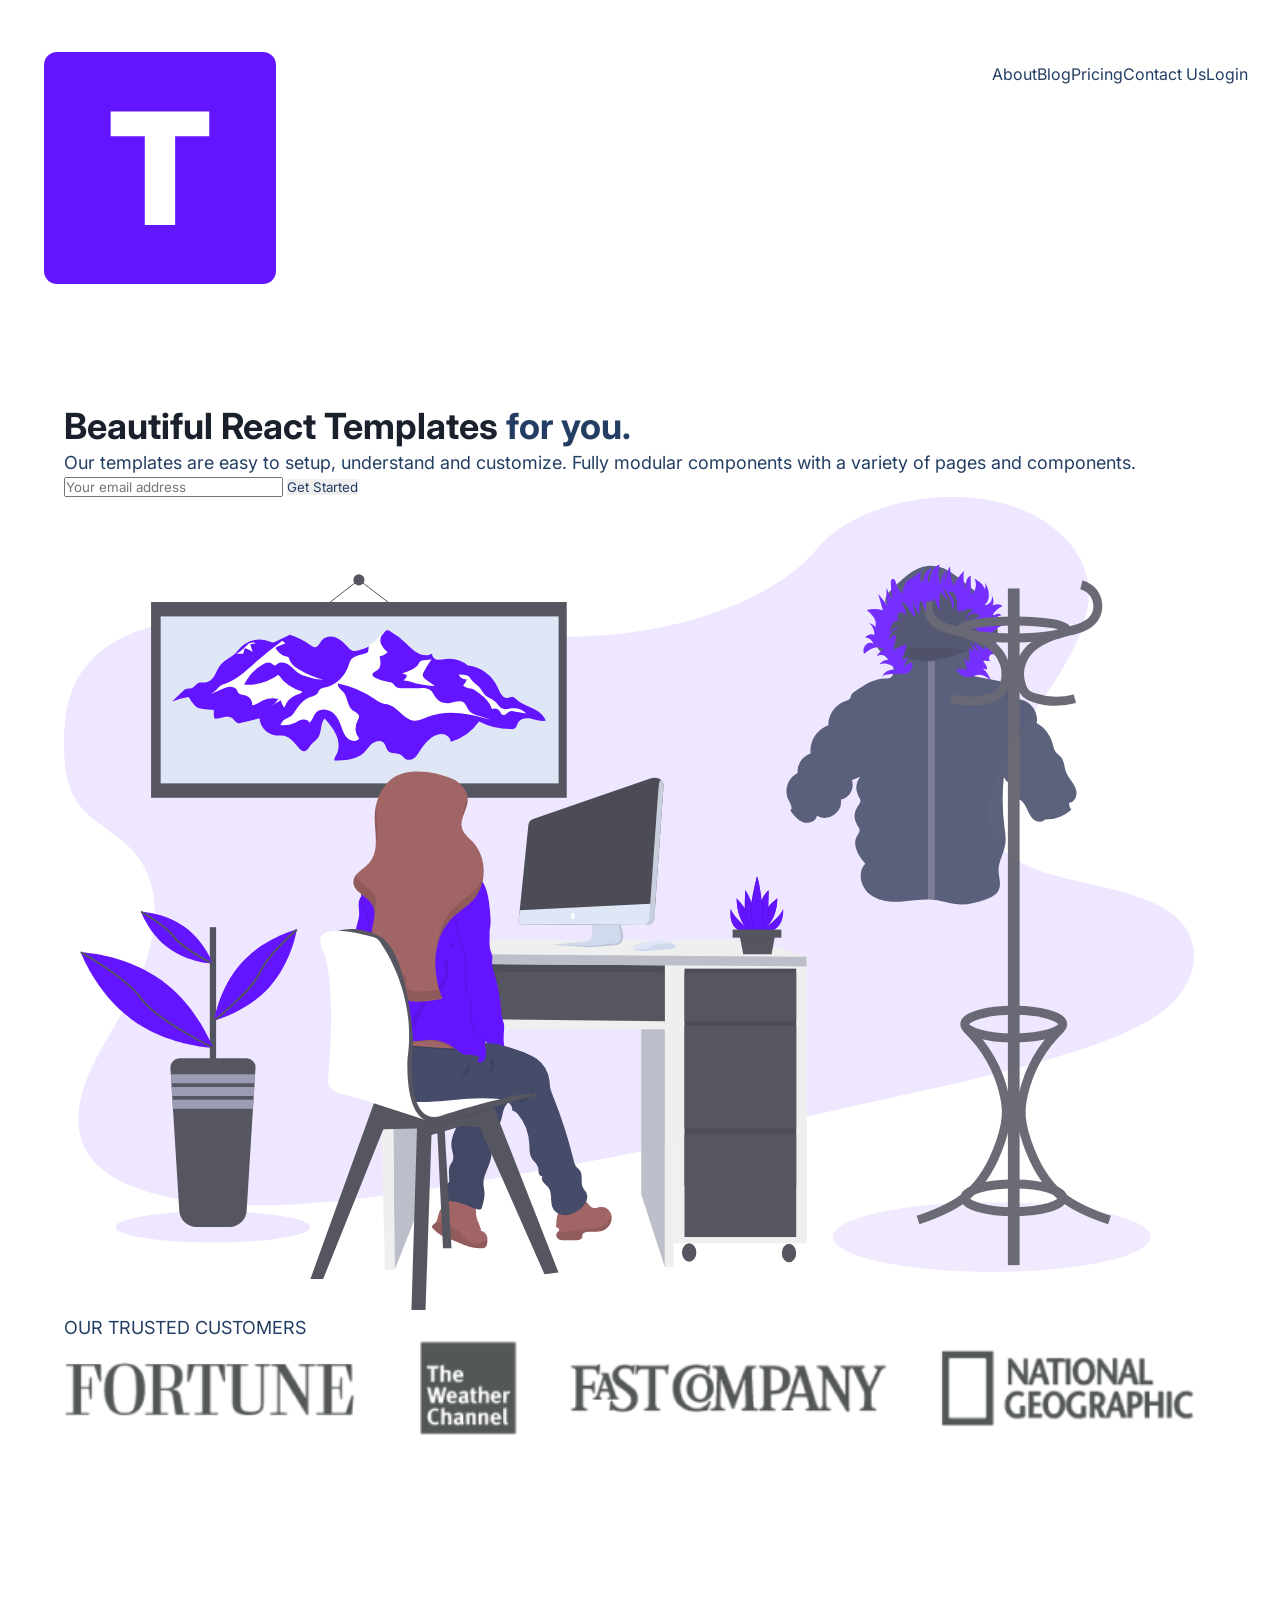
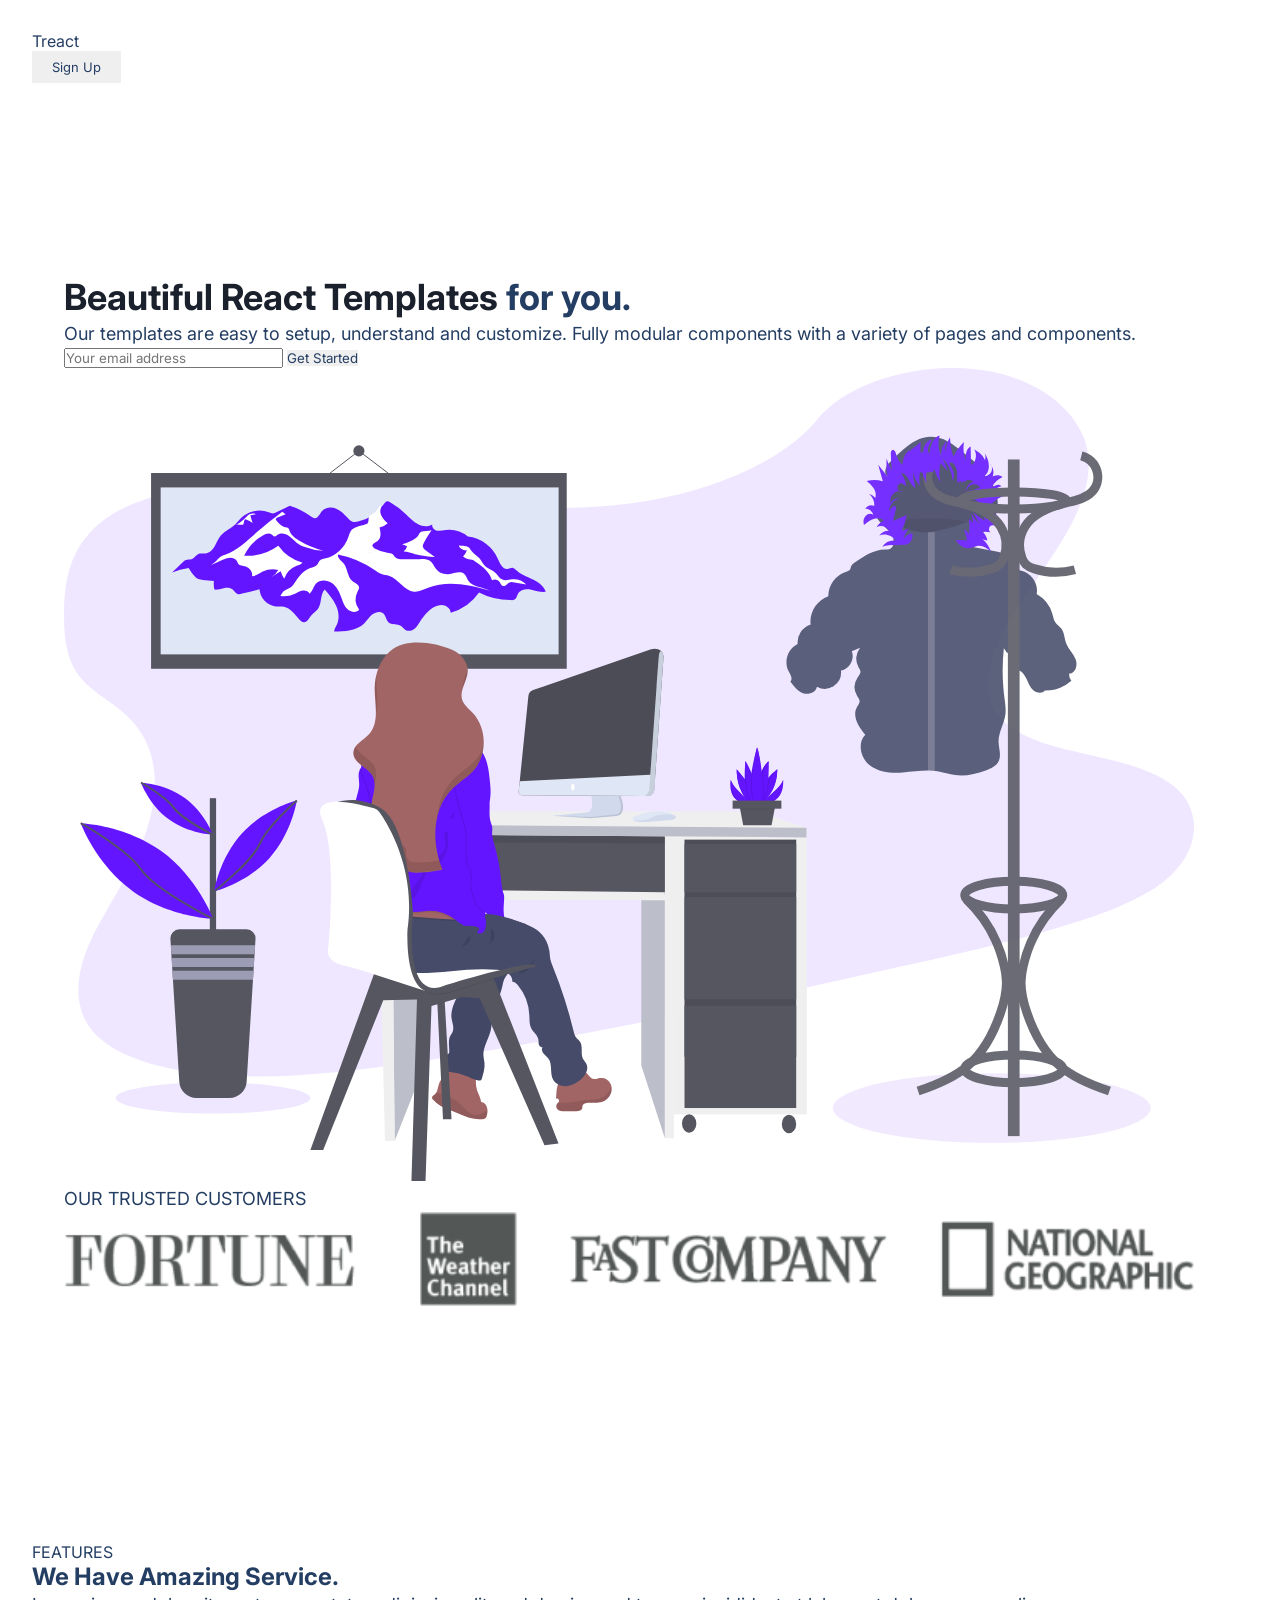
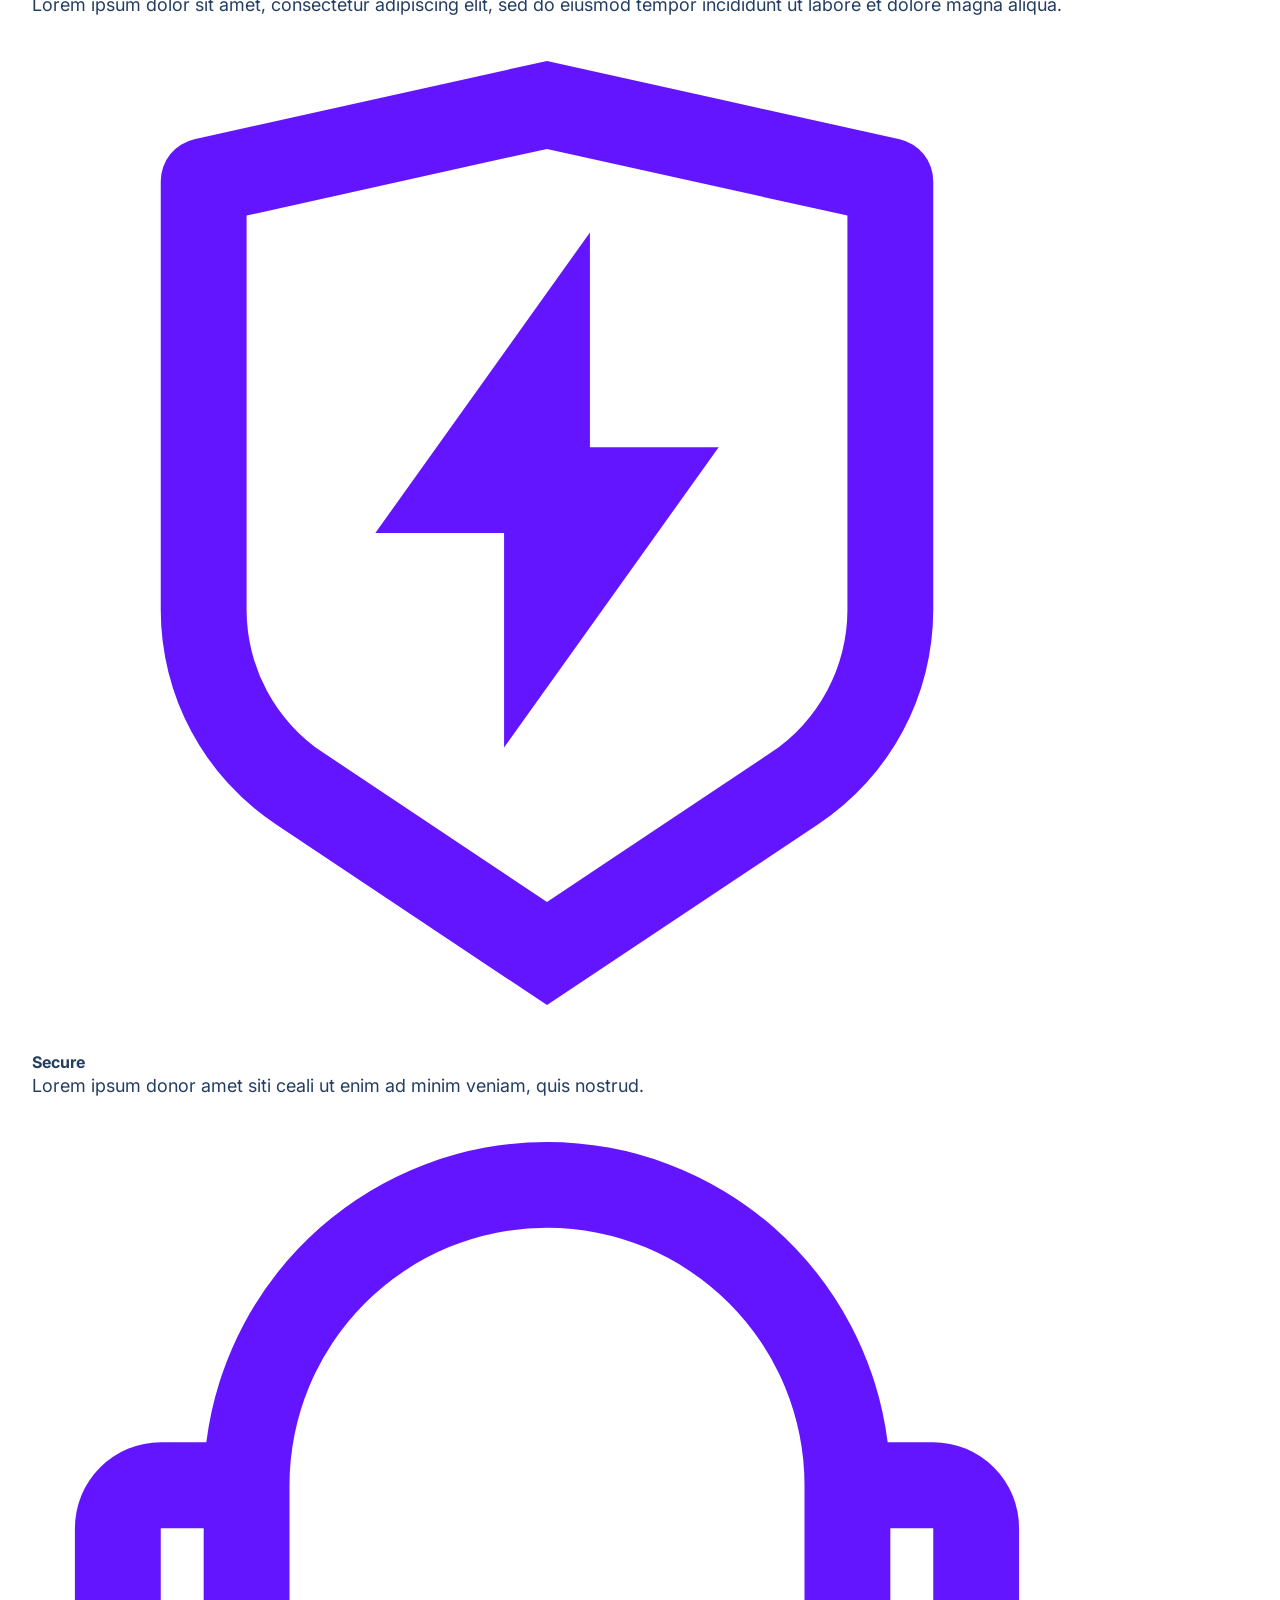
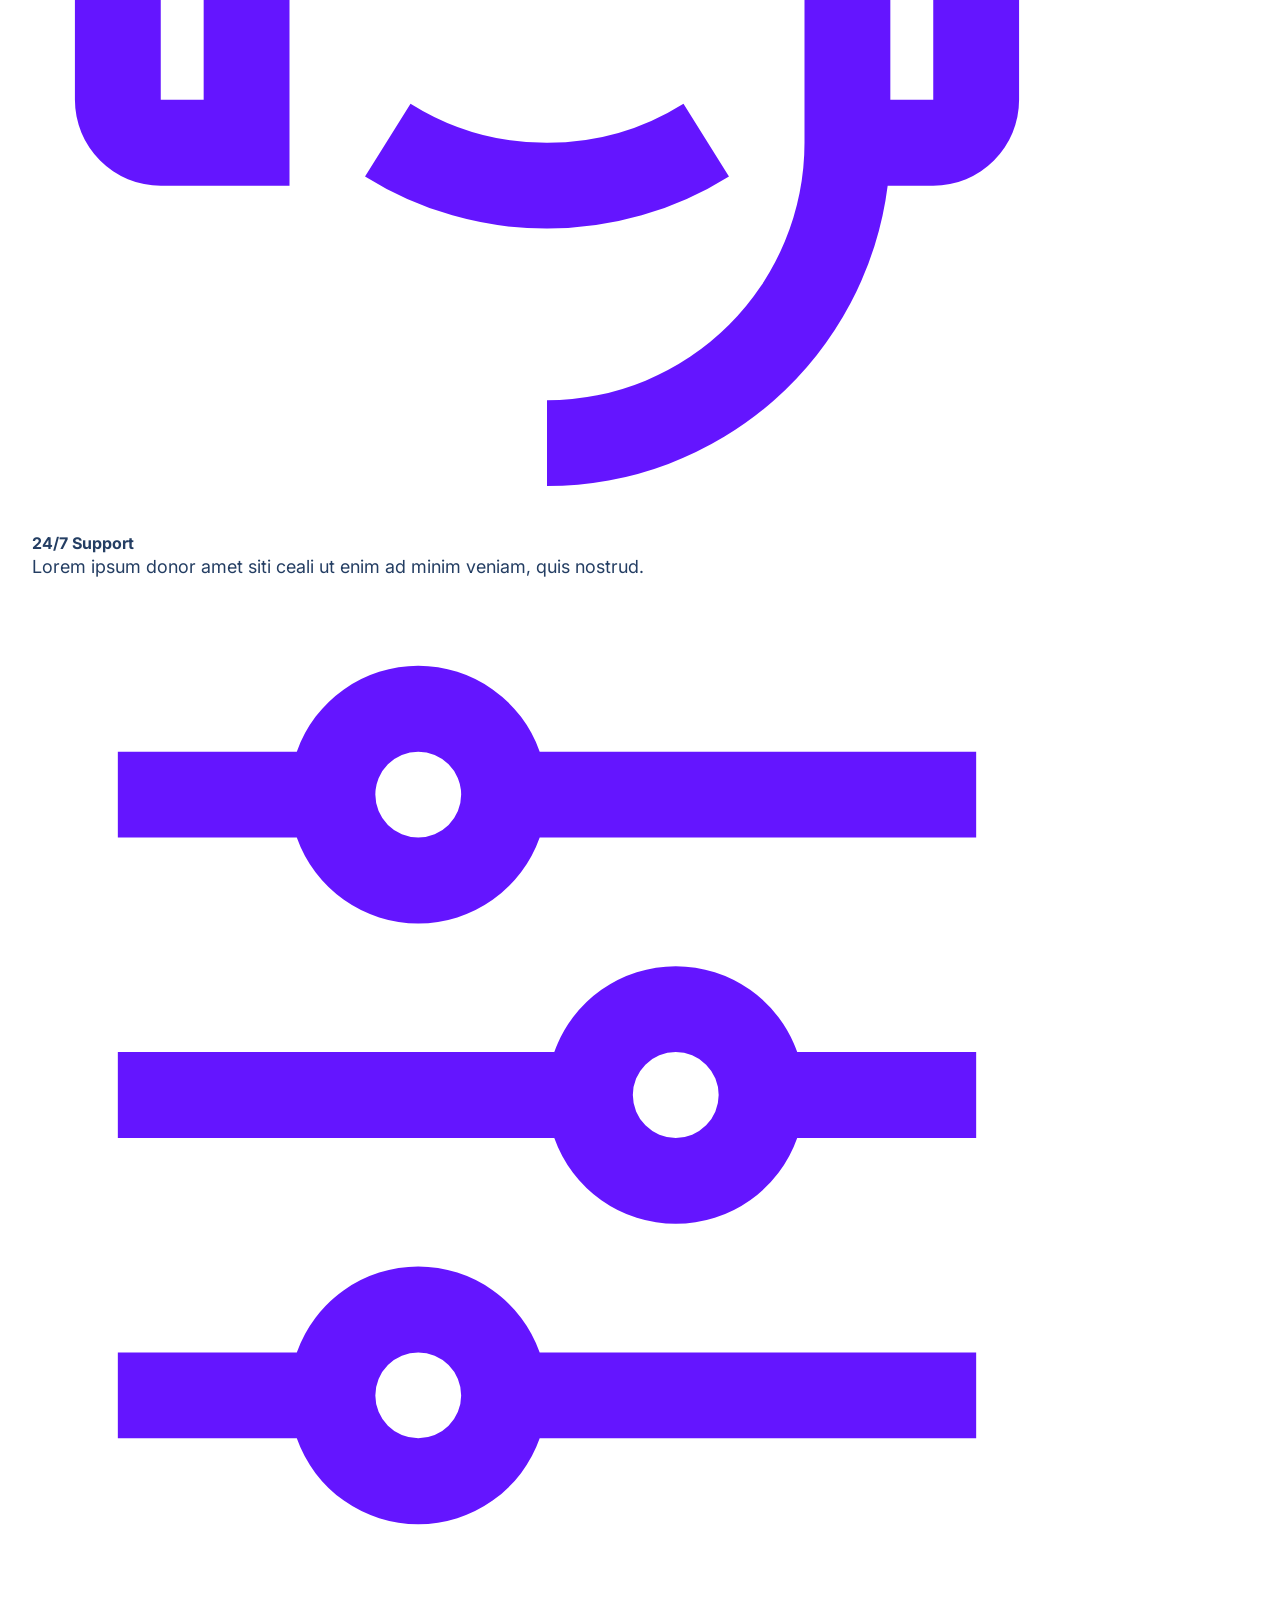
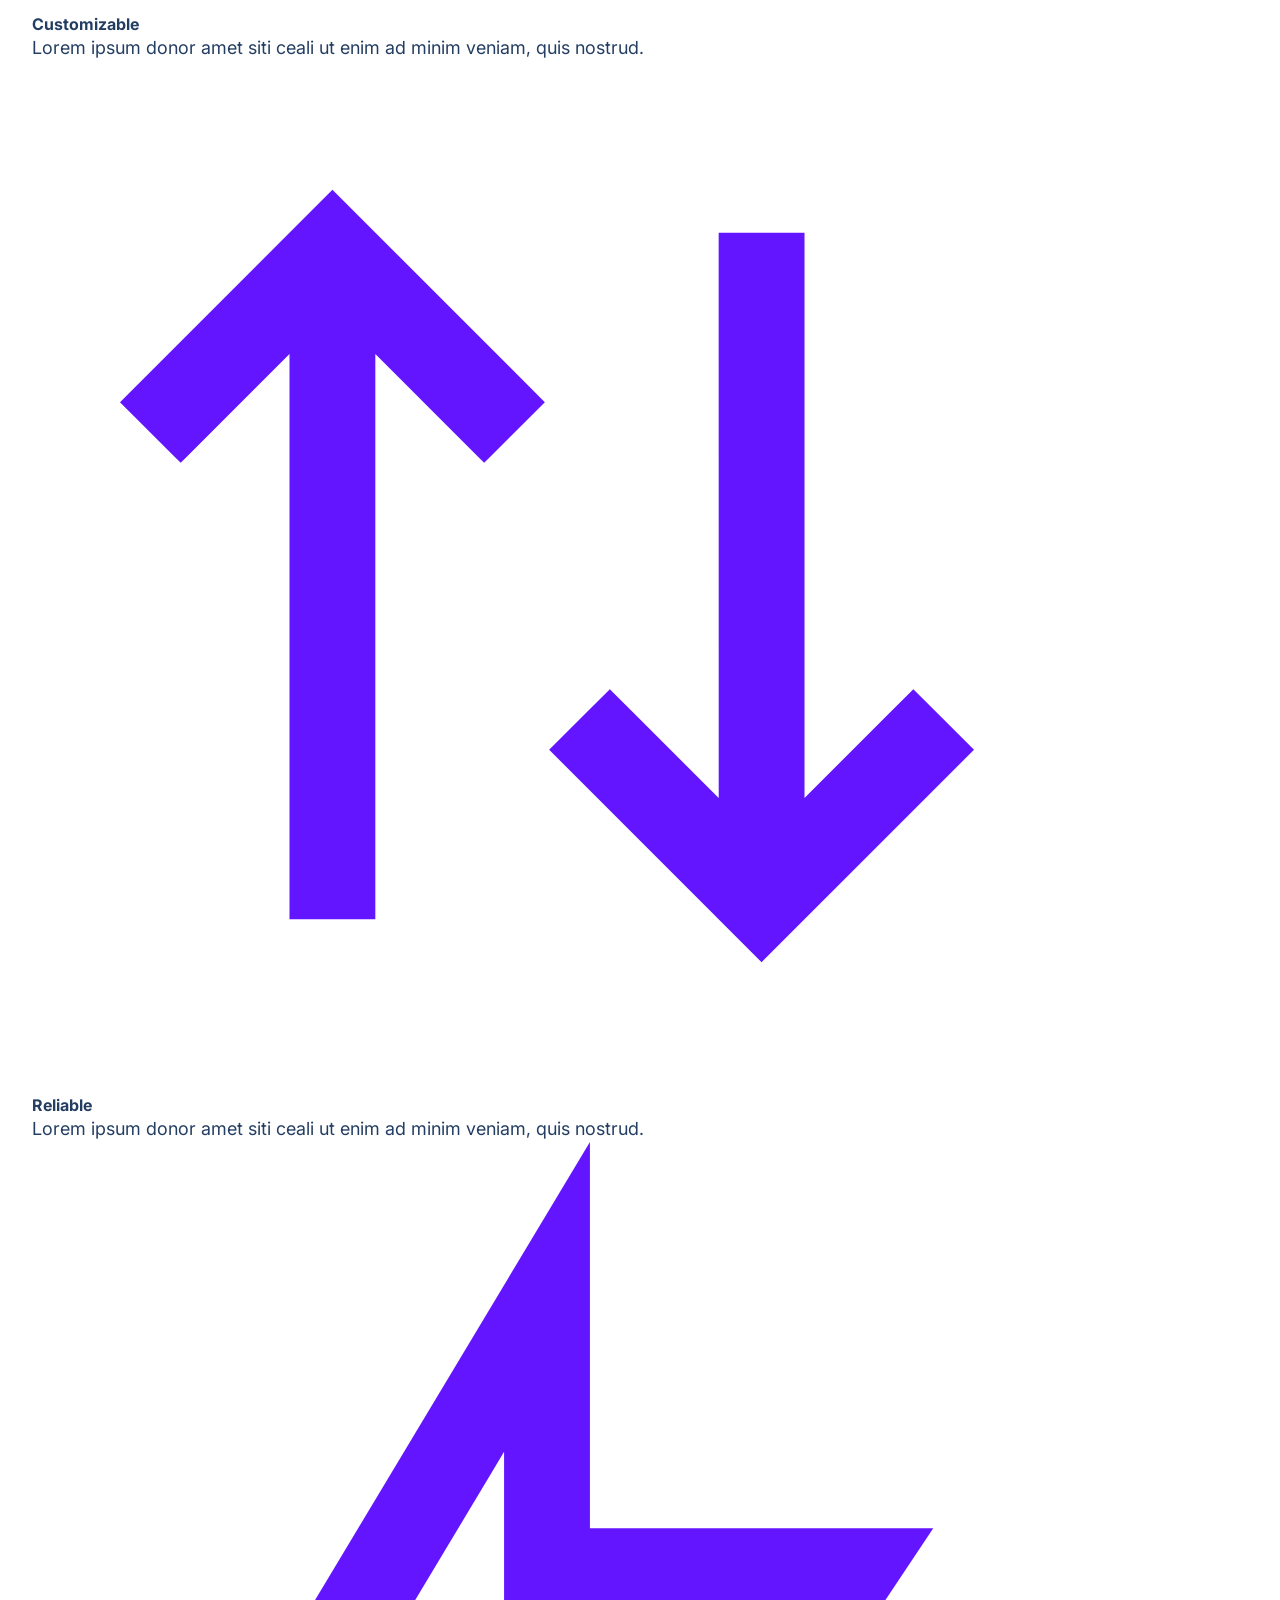
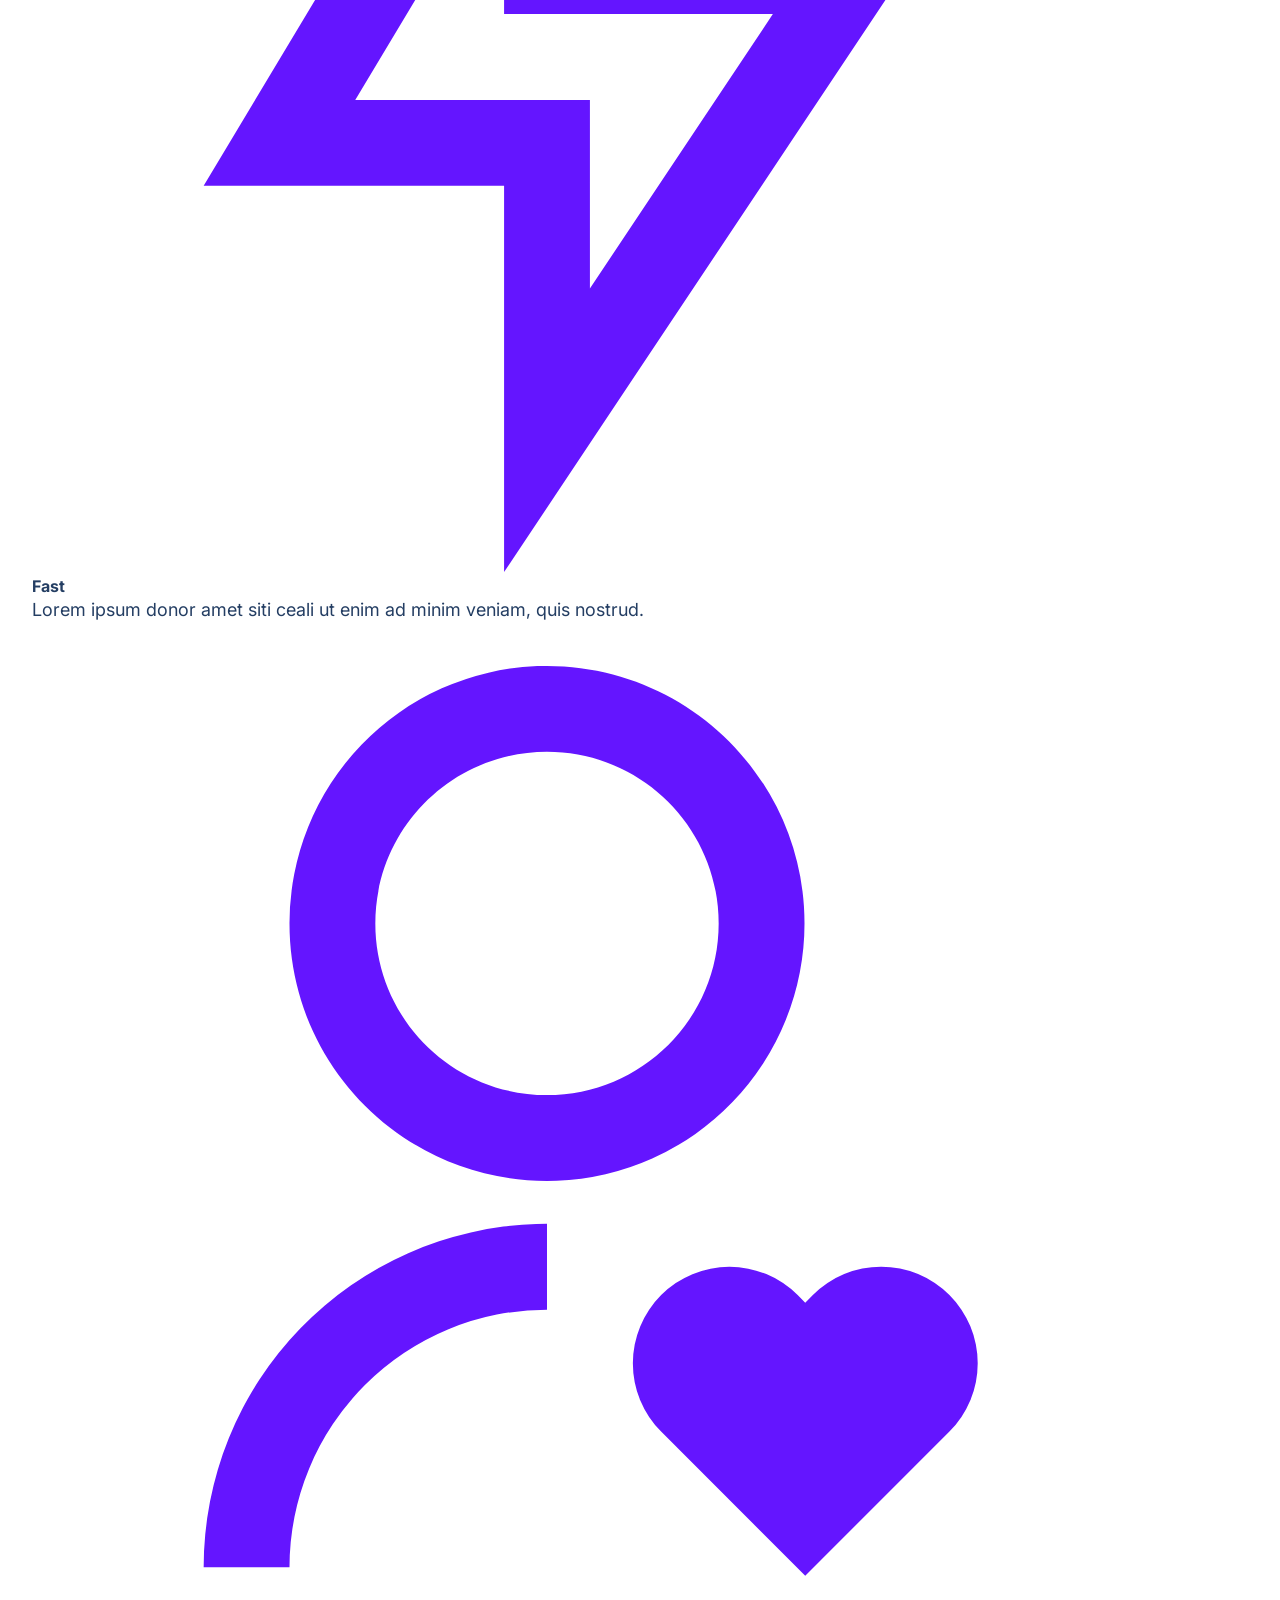
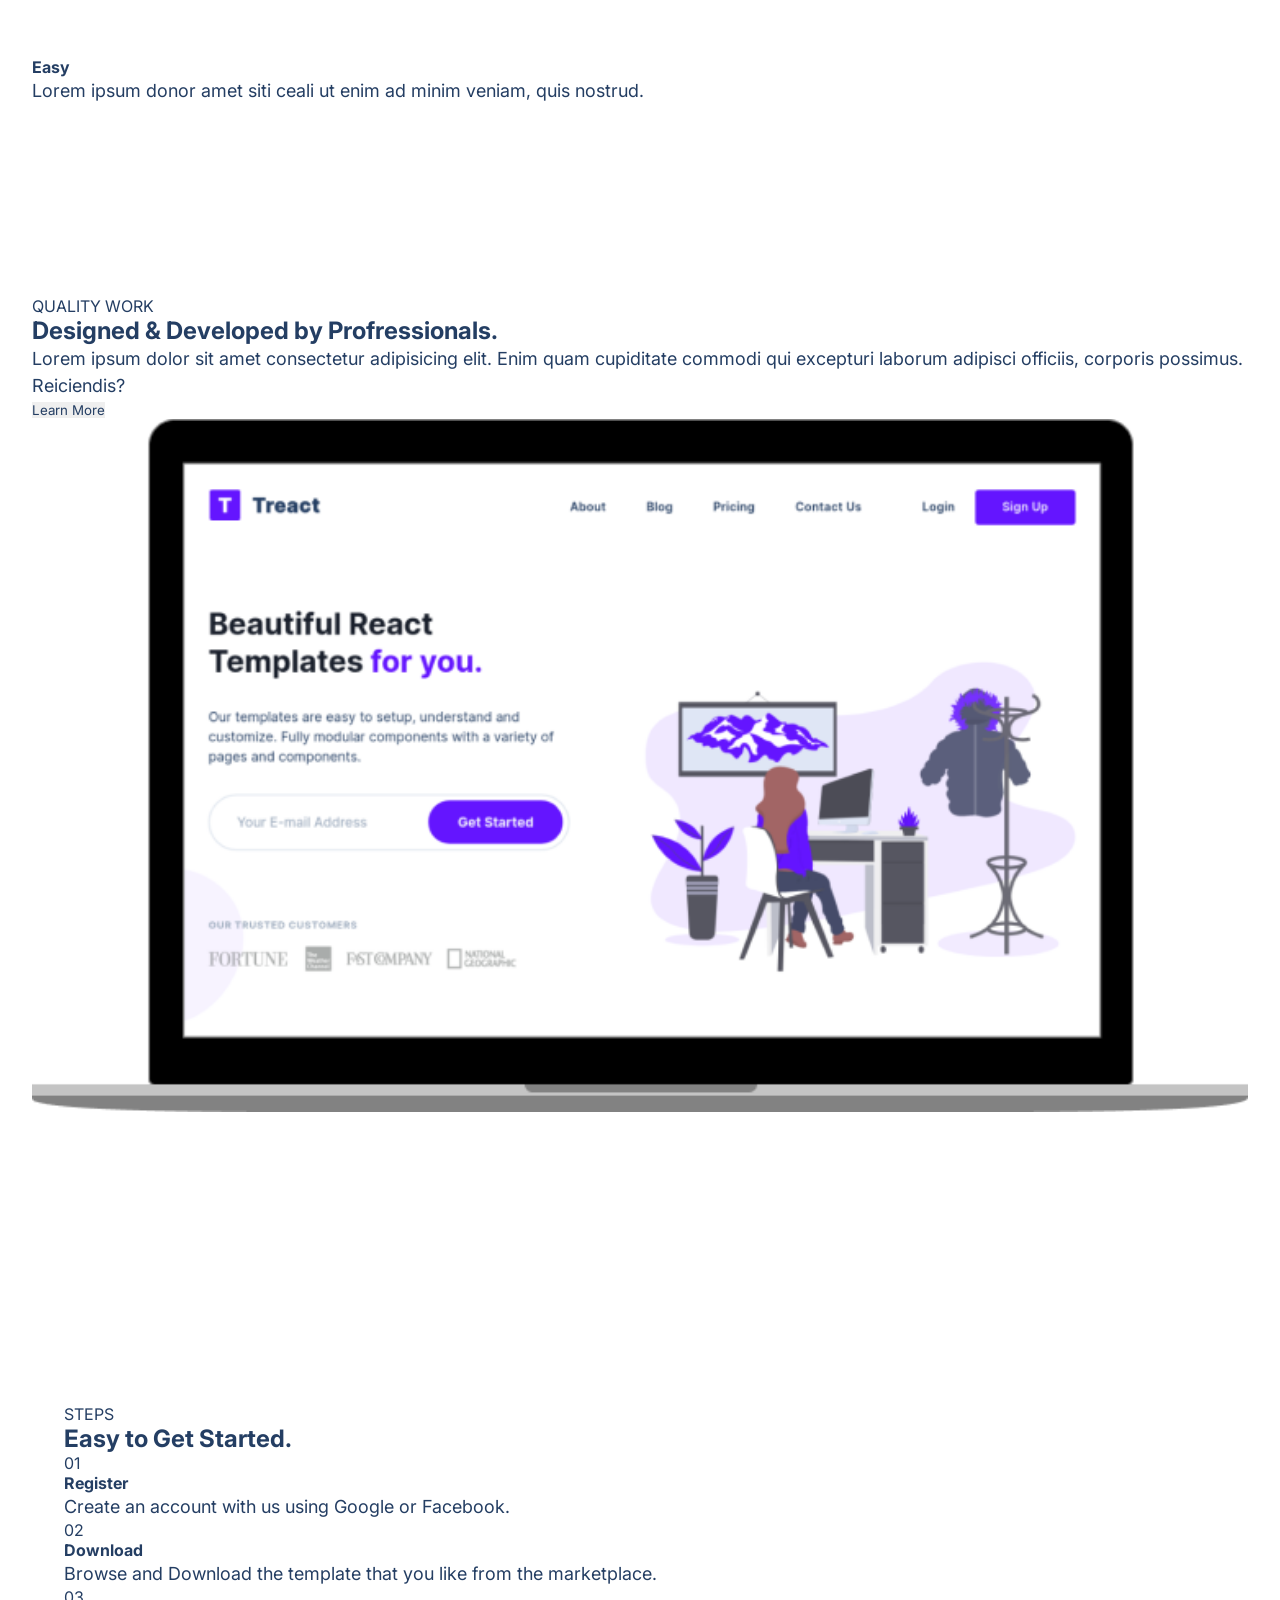
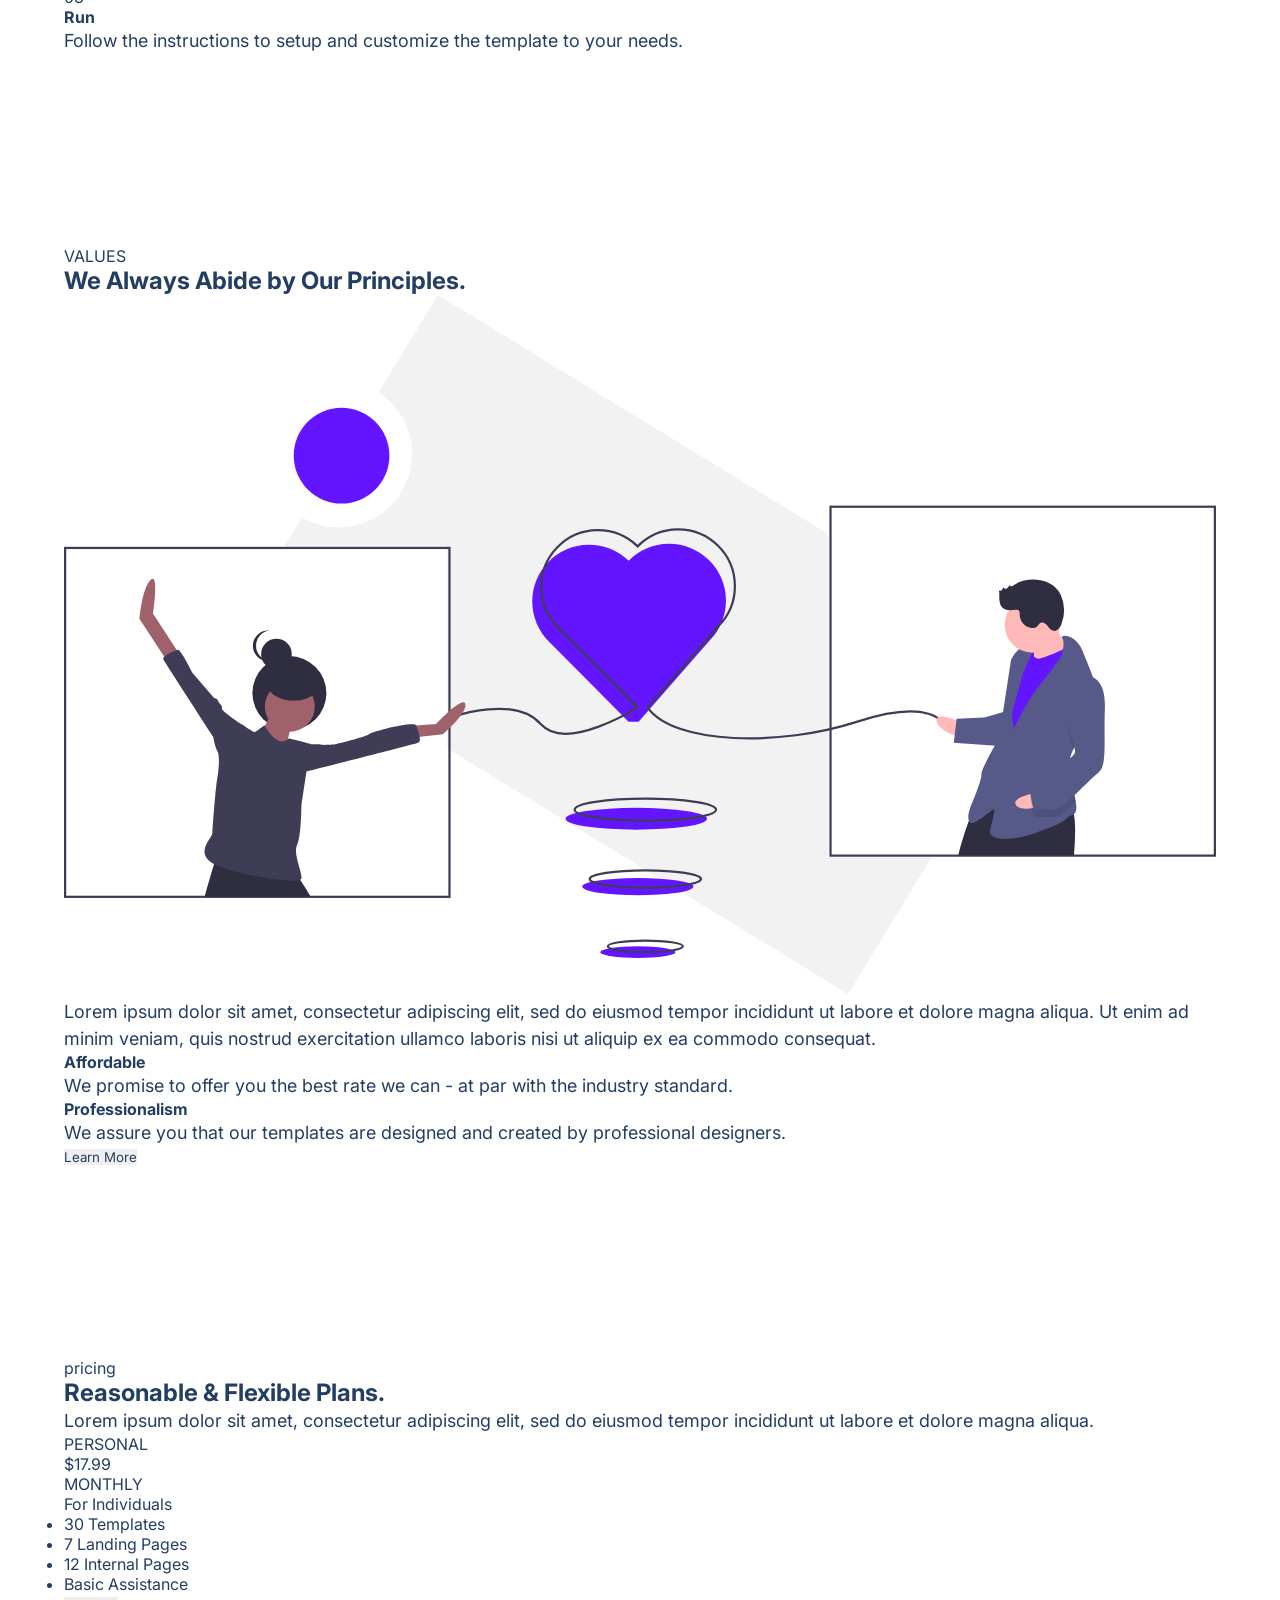
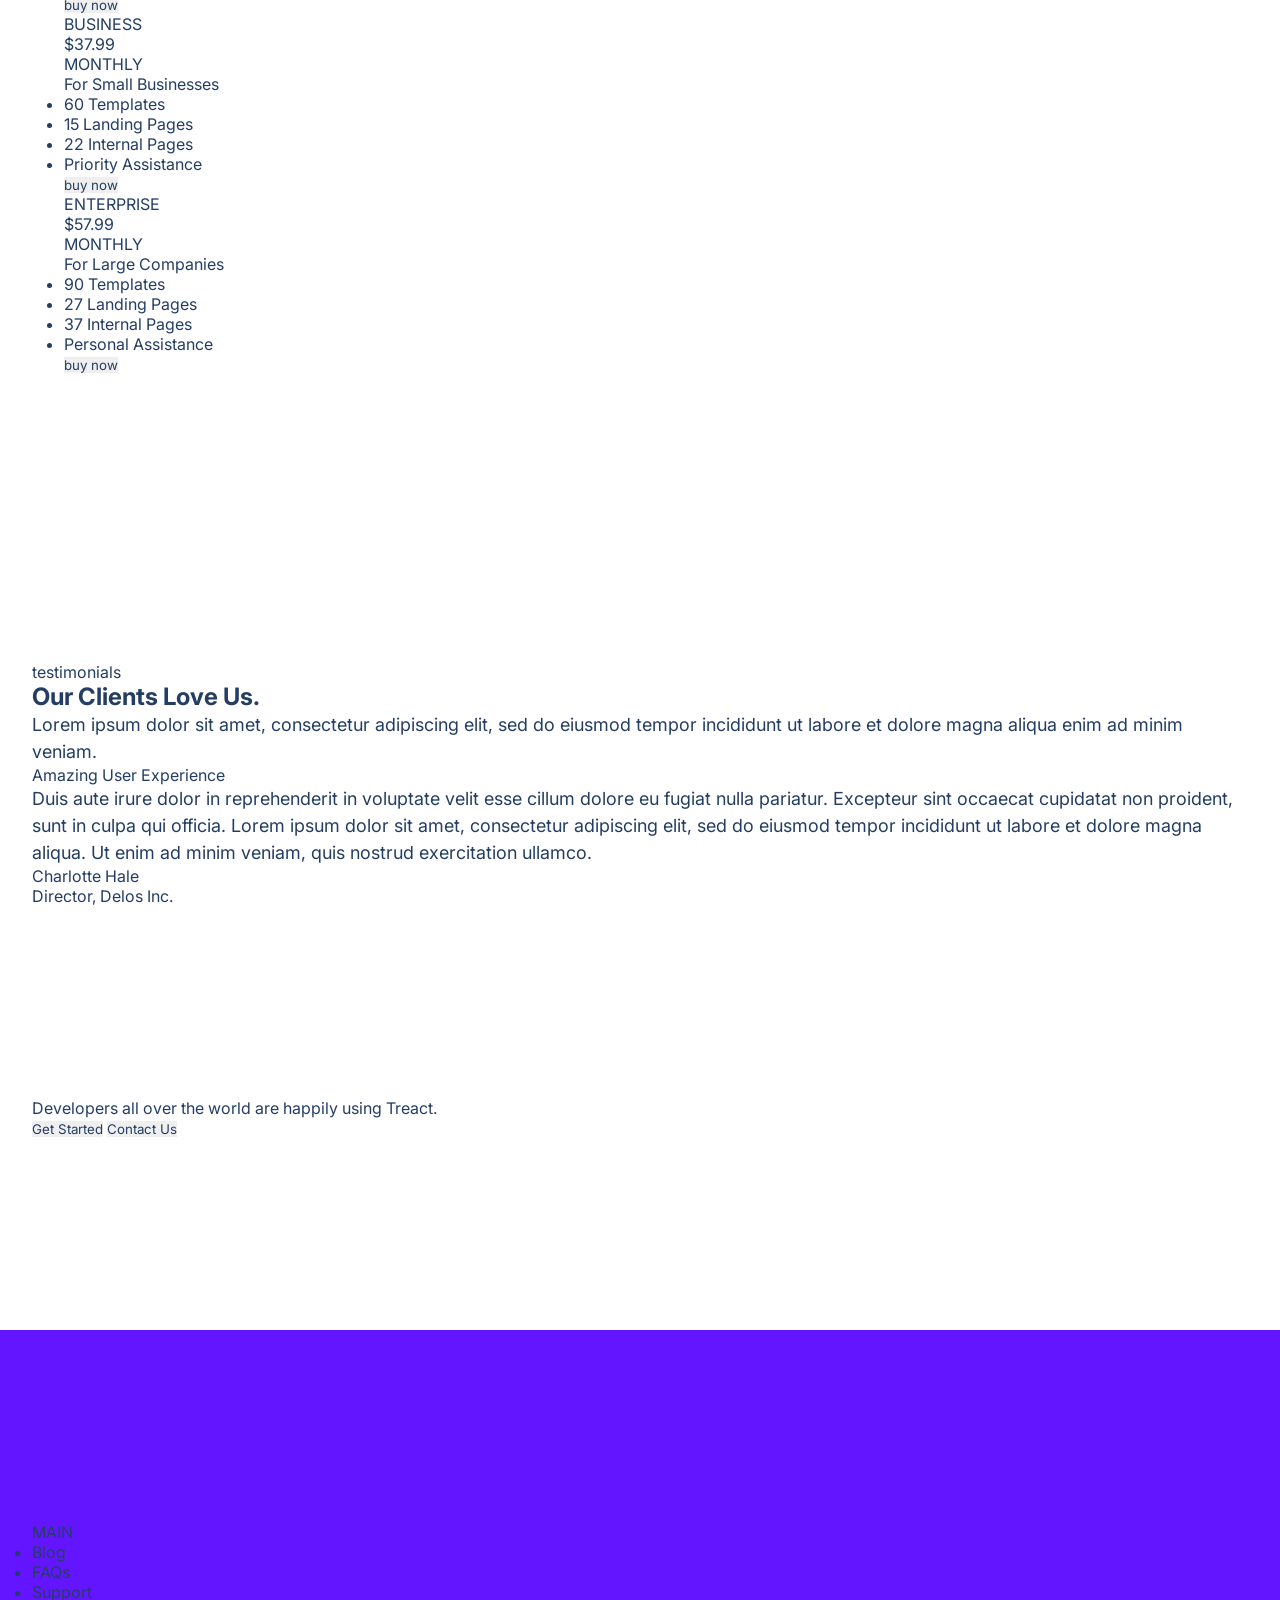
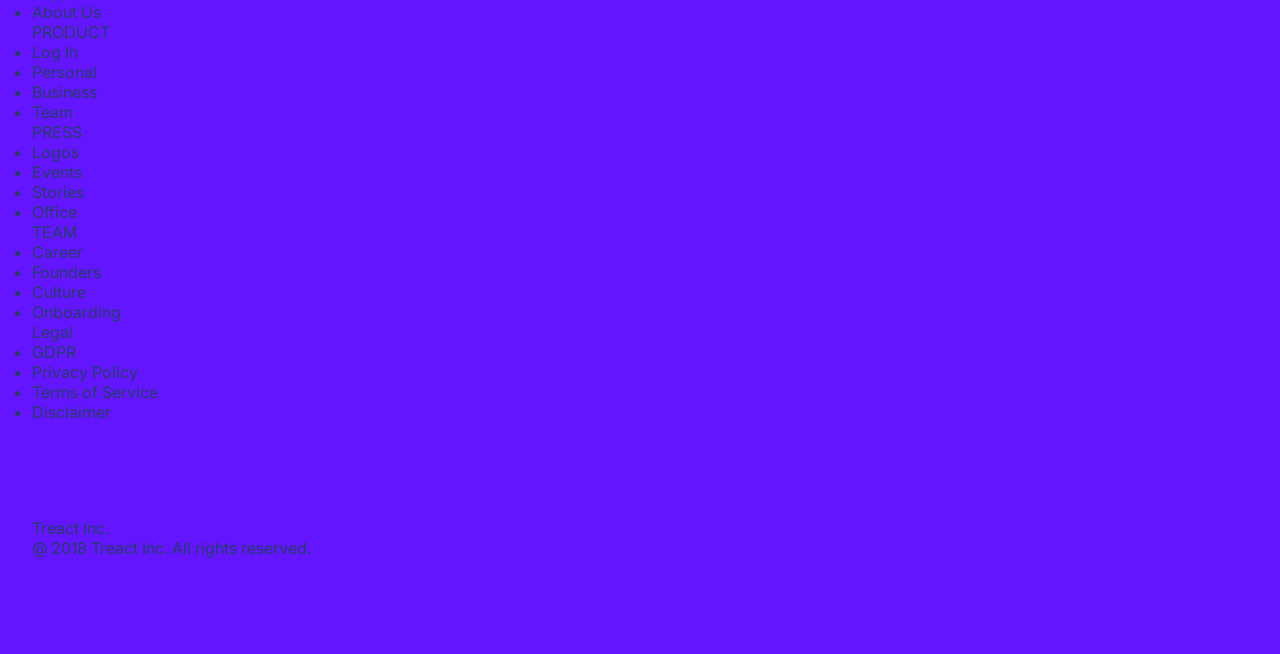
<file: index1.html>
<!DOCTYPE html>
<html lang="en">

<head>
    <meta charset="UTF-8">
    <meta http-equiv="X-UA-Compatible" content="IE=edge">
    <meta name="viewport" content="width=device-width, initial-scale=1.0">
    <title>Document</title>
    <link rel="stylesheet" href="style.css">
    <link rel="stylesheet" href="https://pro.fontawesome.com/releases/v5.10.0/css/all.css"
        integrity="sha384-AYmEC3Yw5cVb3ZcuHtOA93w35dYTsvhLPVnYs9eStHfGJvOvKxVfELGroGkvsg+p" crossorigin="anonymous" />
</head>

<body>
    <section id="landing">
        <nav>
            <div class="row nav__row">
                <div class="nav__logo">
                <img src="assets/logo.2c489fc453a1783cbadacf914efa3df6.svg" alt="Treact Logo">
                </div>
                 <nav class="nav-links">
                     <a href="#">About</a>
                     <a href="#">Blog</a>
                     <a href="#">Pricing</a>
                     <a href="#">Contact Us</a>
                     <a href="#">Login</a>
                 </nav>
            </div>
        </nav>
        <header>
            <div class="container">
                <div class="row">
                    <section id="header">
                        <div class="header__content">
                            <h1 class="header__title">
                            <h1>Beautiful React Templates<span> for you.</span></h1>
                            </h1>

                            <p>
                              Our templates are easy to setup, understand and customize. 
                              Fully modular components with a variety of pages and
                              components.  
                            </p>
                            
                            <div class="email-box">
                                <input type="email" placeholder="Your email address">
                                <button>Get Started</button>
                            </div>
                        </div>
                        <div class="header__image">
                            <img src="assets/design-illustration-2.6da6a00b20c07c4a9b65d1870679e1b8.svg" alt="Header Image">
                        </div>

                        <div class="trusted">

                        <p> 
                        OUR TRUSTED CUSTOMERS
                        </p>
                        <div class="logos">
                            <img src="/assets/customers-logo-strip.680ac7c2e8ae28161d2c.png" alt="Airbnb Logo">
                           
                        </div>
            </div>
        </header>
    </section>
    <main>
        <section id="features">
</body>

  <header>
    <div class="container nav">
      <div class="nav-left">
        <div class="nav-logo-mark"></div>
        
        <span>Treact</span>
      </div>
     
       
      </nav>
      <div class="nav-auth">
        <button class="btn-secondary" style="padding:8px 20px;font-size:13px;">Sign Up</button>
      </div>
    </div>
  </header>
        <header>
            <div class="container">
                <div class="row">
                    <section id="header">
                        <div class="header__content">
                            <h1 class="header__title">
                            <h1>Beautiful React Templates<span> for you.</span></h1>
                            </h1>

                            <p>
                              Our templates are easy to setup, understand and customize. 
                              Fully modular components with a variety of pages and
                              components.  
                            </p>
                            
                            <div class="email-box">
                                <input type="email" placeholder="Your email address">
                                <button>Get Started</button>
                            </div>
                        </div>
                        <div class="header__image">
                            <img src="assets/design-illustration-2.6da6a00b20c07c4a9b65d1870679e1b8.svg" alt="Header Image">
                        </div>

                        <div class="trusted">

                        <p> 
                        OUR TRUSTED CUSTOMERS
                        </p>
                        <div class="logos">
                            <img src="/assets/customers-logo-strip.680ac7c2e8ae28161d2c.png" alt="Airbnb Logo">
                        </div>                
                    </div>
        </header>
    </section>

  <!-- FEATURES -->
  <section class="features">
    <div class="container">
      <div class="features-header">
        <div class="section-label">FEATURES</div>
        <h2 class="section-title">We Have Amazing Service.</h2>
        <p class="section-description">
          Lorem ipsum dolor sit amet, consectetur adipiscing elit, sed do eiusmod tempor incididunt ut labore et dolore magna aliqua.
        </p>
      </div>

      <div class="features-grid">

        <!-- Secure -->
         <div class="feature-card">
          <div class="icon-circle">
            <img src="assets/shield-icon.daefe14b320b14fbd9cbd18908ac93ec.svg" alt="secure logo">
          </div>
          <div class="feature-text">
            <h4>Secure</h4>
            <p>Lorem ipsum donor amet siti ceali ut enim ad minim veniam, quis nostrud.</p>
          </div>
        </div>

        <!-- 24/7 Support -->
        <div class="feature-card">
          <div class="icon-circle">
            <img src="assets/support-icon.f9253ffa8cb6ffde5bbaa05eb5136375.svg" alt="24/7 support">
          </div>
          <div class="feature-text">
            <h4>24/7 Support</h4>
            <p>Lorem ipsum donor amet siti ceali ut enim ad minim veniam, quis nostrud.</p>
          </div>
        </div>

        <!-- Customizable -->
        <div class="feature-card">
          <div class="icon-circle">
            <img src="assets/customize-icon.367468c90fd796009b97fbfba67b2c6a.svg" alt="Customizable">
          </div>
          <div class="feature-text">
            <h4>Customizable</h4>
            <p>Lorem ipsum donor amet siti ceali ut enim ad minim veniam, quis nostrud.</p>
          </div>
        </div>

        <!-- Reliable -->
        <div class="feature-card">
          <div class="icon-circle">
            <img src="assets/reliable-icon.1367510a8f0a1bec76dc425d25f92f43.svg" alt="Reliable">
          </div>
          <div class="feature-text">
            <h4>Reliable</h4>
            <p>Lorem ipsum donor amet siti ceali ut enim ad minim veniam, quis nostrud.</p>
          </div>
        </div>

        <!-- Fast -->
        <div class="feature-card">
          <div class="icon-circle">
            <img src="assets/fast-icon.dbb971a73d4805d2fc3bcdacdb55beba.svg" alt="Fast">
          </div>
          <div class="feature-text">
            <h4>Fast</h4>
            <p>Lorem ipsum donor amet siti ceali ut enim ad minim veniam, quis nostrud.</p>
          </div>
        </div>

        <!-- Easy -->
        <div class="feature-card">
          <div class="icon-circle">
            <img src="assets/simple-icon.673b7e1750b2a4ef32907fc164828d00.svg" alt="Easy">
          </div>
          <div class="feature-text">
            <h4>Easy</h4>
            <p>Lorem ipsum donor amet siti ceali ut enim ad minim veniam, quis nostrud.</p>
          </div>
        </div>
      </div>
    </div>
  </section>

        </section>

         <section class="quality">
    <div class="container quality-inner">
      <div class="quality-text">
        <div class="section-label">QUALITY WORK</div>
        <h2 class="section-title">Designed &amp; Developed by Profressionals.</h2>
        <p class="section-description">
          Lorem ipsum dolor sit amet consectetur adipisicing elit. Enim quam cupiditate commodi qui excepturi laborum adipisci officiis, corporis possimus. Reiciendis?
        </p>
        <button class="btn-outline">Learn More</button>
      </div>
      <div class="quality-image"></div>
      <img src="assets/hero-screenshot-2.241aac1fbc66db29d873.png">
    </div>
  </section>

        <section id="steps">
            <div class="container">
  <section class="steps">
    <div class="container steps-inner">
      <div class="steps-header">
        <div class="section-label">STEPS</div>
        <h2 class="section-title">Easy to Get Started.</h2>
        <p class="section-description">
          <!-- optional supporting text, left blank to match your copy -->
        </p>
      </div>
      <div class="steps-list">
        <div class="step-item">
          <div class="step-number">01</div>
          <div class="step-text">
            <h4>Register</h4>
            <p>Create an account with us using Google or Facebook.</p>
          </div>
        </div>
        <div class="step-item">
          <div class="step-number">02</div>
          <div class="step-text">
            <h4>Download</h4>
            <p>Browse and Download the template that you like from the marketplace.</p>
          </div>
        </div>
        <div class="step-item">
          <div class="step-number">03</div>
          <div class="step-text">
            <h4>Run</h4>
            <p>Follow the instructions to setup and customize the template to your needs.</p>
          </div>
        </div>
      </div>
    </div>
  </section>

        <section id="values">
  <div class="container values-inner">
      <div class="values-main">
        <div class="section-label">VALUES</div>
        <h2 class="section-title">We Always Abide by Our Principles.</h2>
        <img src="assets/love-illustration.c759090fa833369ad6ffb6eb19cacb3e.svg" alt="love">
        <p> Lorem ipsum dolor sit amet, consectetur adipiscing elit, sed do eiusmod tempor incididunt ut labore et dolore magna aliqua. Ut enim ad minim veniam, quis nostrud exercitation ullamco laboris nisi ut aliquip ex ea commodo consequat.
        </p>
        <div class="values-grid">
          <div class="value-card">
            <h4>Affordable</h4>
            <p>We promise to offer you the best rate we can - at par with the industry standard.</p>
          </div>
          <div class="value-card">
            <h4>Professionalism</h4>
            <p>We assure you that our templates are designed and created by professional designers.</p>
          </div>
        </div>
        <button class="btn-outline">Learn More</button>
      </div>
    </div>
  </section>

  <section id="pricing">
            <div class="container">
 <div class="pricing-header">
        <div class="section-label">pricing</div>
        <h2 class="section-title">Reasonable &amp; Flexible Plans.</h2>
        <p class="section-description">
          Lorem ipsum dolor sit amet, consectetur adipiscing elit, sed do eiusmod tempor incididunt ut labore et dolore magna aliqua.
        </p>
      </div>

      <div class="pricing-grid">
        <!-- PERSONAL -->
        <div class="price-card">
          <div class="price-plan">PERSONAL</div>
          <div class="price-amount">$17.99</div>
          <div class="price-period">MONTHLY</div>
          <div class="price-tagline">For Individuals</div>
          <ul class="price-features">
            <li>30 Templates</li>
            <li>7 Landing Pages</li>
            <li>12 Internal Pages</li>
            <li>Basic Assistance</li>
          </ul>
          <button class="btn-primary">buy now</button>
        </div>

        <!-- BUSINESS -->
        <div class="price-card">
          <div class="price-plan">BUSINESS</div>
          <div class="price-amount">$37.99</div>
          <div class="price-period">MONTHLY</div>
          <div class="price-tagline">For Small Businesses</div>
          <ul class="price-features">
            <li>60 Templates</li>
            <li>15 Landing Pages</li>
            <li>22 Internal Pages</li>
            <li>Priority Assistance</li>
          </ul>
          <button class="btn-primary">buy now</button>
        </div>

        <!-- ENTERPRISE -->
        <div class="price-card">
          <div class="price-plan">ENTERPRISE</div>
          <div class="price-amount">$57.99</div>
          <div class="price-period">MONTHLY</div>
          <div class="price-tagline">For Large Companies</div>
          <ul class="price-features">
            <li>90 Templates</li>
            <li>27 Landing Pages</li>
            <li>37 Internal Pages</li>
            <li>Personal Assistance</li>
          </ul>
          <button class="btn-primary">buy now</button>
        </div>
      </div>
    </div>
  </section>

        </section>
   <section class="testimonials">
    <div class="container testimonials-inner">
      <div class="testimonials-header">
        <div class="section-label">testimonials</div>
        <h2 class="section-title">Our Clients Love Us.</h2>
        <p class="section-description">
          Lorem ipsum dolor sit amet, consectetur adipiscing elit, sed do eiusmod tempor incididunt ut labore et dolore magna aliqua enim ad minim veniam.
        </p>
      </div>
      <div class="testimonial-card">
        <div class="testimonial-title">Amazing User Experience</div>
        <p class="testimonial-body">
          Duis aute irure dolor in reprehenderit in voluptate velit esse cillum dolore eu fugiat nulla pariatur. Excepteur sint occaecat cupidatat non proident, sunt in culpa qui officia. Lorem ipsum dolor sit amet, consectetur adipiscing elit, sed do eiusmod tempor incididunt ut labore et dolore magna aliqua. Ut enim ad minim veniam, quis nostrud exercitation ullamco.
        </p>
        <div class="testimonial-author-name">Charlotte Hale</div>
        <div class="testimonial-author-role">Director, Delos Inc.</div>
      </div>
    </div>
  </section>

        </section>
        <section id="start">
            <div class="container">
                <div class="row">
                    <div class="cta-text">
        Developers all over the world are happily using Treact.
      </div>

      <div class="cta-actions">
        <button class="btn-cta-light">Get Started</button>
        <button class="btn-cta-outline">Contact Us</button>
      </div>
    </div>
  </section>

    </main>
 <footer>
    <div class="container">
      <div class="footer-top">
        <div>
          <div class="footer-column-title">MAIN</div>
          <ul class="footer-links">
            <li><a href="assets/blog.html">Blog</a></li>
            <li><a href="assets/faqs.html">FAQs</a></li>
            <li><a href="assets/support.html">Support</a></li>
            <li><a href="assets/about-us.html">About Us</a></li>
          </ul>
       </div>

        <div>
         <div class="footer-column-title">PRODUCT</div>
          <ul class="footer-links">
            <li><a href="assets/log-in.html">Log In</a></li>
            <li><a href="assets/personal.html">Personal</a></li>
            <li><a href="assets/business.html">Business</a></li>
            <li><a href="assets/team.html">Team</a></li>
          </ul>
       </div>

   <div class="footer-column-title">PRESS</div>
          <ul class="footer-links">
            <li><a href="assets/logos.html">Logos</a></li>
            <li><a href="assets/events.html">Events</a></li>
            <li><a href="assets/stories.html">Stories</a></li>
            <li><a href="assets/office.html">Office</a></li>
          </ul>
        </div>
        
        <div>
       <div class="footer-column-title">TEAM</div>
       <ul class="footer-links">
        <li><a href="assets/career.html">Career</a></li>
        <li><a href="assets/founders.html">Founders</a></li>
        <li><a href="assets/culture.html">Culture</a></li>
        <li><a href="assets/onboarding.html">Onboarding</a></li>
     </ul>
   </div>

   <div class="footer-column-title">Legal</div>
        <ul class="footer-links">
          <li><a href="assets/gdpr.html">GDPR</a></li>
          <li><a href="assets/privacy-policy.html">Privacy Policy</a></li>
          <li><a href="assets/Terms of service.html">Terms of Service</a></li>
          <li><a href="assets/disclaimer.html">Disclaimer</a></li>
        </ul>
      </div>
    </div>    
        
    <div class="footer-bottom">
        <div class="footer-brand">Treact Inc.</div>
        <div>@ 2018 Treact Inc. All rights reserved.</div>
     </div>
   </div>
 </footer>

</body>
</html>
</file>
<file: style.css>
@import url("https://fonts.googleapis.com/css2?family=Inter:wght@100;200;300;400;500;600;700;800;900&display=swap");
* {
  margin: 0;
  padding: 0;
  box-sizing: border-box;
  font-family: "Inter", sans-serif;
  color: #243e63;
}
html {
  scroll-behavior: smooth;
}
body {
  max-width: 100vw;
  overflow-x: hidden;
}
.row {
  width: 100%;
  max-width: 1280px;
  margin: 0 auto;
}
.row__narrow {
  width: 100%;
  max-width: 1024px;
  margin: 0 auto;
}
.container {
  padding: 96px 0;
}
a {
  display: inline;
  text-decoration: none;
}
img {
  width: 100%;
}
h1 {
  font-size: 48px;
  color: #1a202c;
  line-height: 1.25;
}
.purple {
  color: #6415ff;
}
p {
  font-size: 18px;
  line-height: 1.5;
}
.section__tag {
  font-size: 16px;
  color: #6415ff;
  letter-spacing: 1.6px;
  font-weight: 700;
  text-transform: uppercase;
}
.section__title {
  font-size: 48px;
  font-weight: 900;
  color: rgb(36, 62, 99);
  line-height: 1.5;
  margin: 16px 0;
  letter-spacing: 0.025em;
}
#features .section__title,
#pricing .section__title {
  text-align: center;
}
.section__para {
  font-size: 18px;
  font-weight: 500;
  color: #7c8ba1;
  line-height: 1.625;
}
.btn {
  background-color: #6415ff;
  padding: 12px 32px;
  border: none;
  border-radius: 500px;
  font-size: 14px;
  color: #fff;
  font-weight: bold;
  transition: all 300ms;
}
.btn:hover {
  background-color: rgba(80, 17, 204);
}
button {
  cursor: pointer;
  border: none;
}

/* NAVIGATION */

nav {
  padding-top: 32px;
  display: flex;
}
.nav__logo {
  display: flex;
  align-items: center;
  margin: 8px 0;
  padding-bottom: 4px;
}
.nav__logo--title {
  font-weight: 900;
  font-size: 24px;
  margin-left: 12px;
  padding-bottom: 2px;
  letter-spacing: 0.6px;
}
.nav__logo--img {
  height: 40px;
  width: 40px;
}
.nav__row {
  display: flex;
  justify-content: space-between;
}
.nav__container {
  width: 100%;
  max-width: 1200px;
  padding: 0 24px;
  display: flex;
  justify-content: space-between;
  margin: 0 auto;
}
.nav__links {
  display: flex;
  align-items: center;
  padding-bottom: 2px;
}
.nav__link {
  margin: 0 24px;
}
.nav__link {
  font-size: 14px;
  font-weight: 600;
  padding-top: 4px;
  letter-spacing: 0.35px;
  border-bottom: 2px solid transparent;
  position: relative;
  transition: all 300ms;
}
.nav__link:after {
  content: "";
  position: absolute;
  left: 0;
  bottom: -6px;
  height: 2px;
  width: 100%;
  background: #6415ff;
  transition: all 300ms ease;
  opacity: 0;
}
.nav__link:hover:after {
  opacity: 1;
}
.nav__link--primary {
  margin: 0;
  padding: 10px 32px;
  margin-top: 2px;
  border-radius: 9999px;
  color: #fff;
  background-color: #6415ff;
  line-height: 1.5;
  border: none;
  width: auto;
  transition: all 300ms ease;
}
.nav__link--primary:after {
  content: "";
  width: 0;
  height: 0;
}
.nav__link--primary:hover {
  background-color: rgba(80, 17, 204);
  color: white;
}

.login {
  margin-left: 48px;
}
.btn {
  background-color: #6415ff;
  padding: 12px 32px;
  border: none;
  border-radius: 500px;
  font-size: 14px;
  color: #fff;
  font-weight: bold;
  transition: all 300ms ease;
  cursor: pointer;
}
.btn__menu {
  background-color: transparent;
  border: none;
  display: none;
  transition: all 300ms ease;
}
.btn__menu--svg:hover {
  filter: invert(26%) sepia(94%) saturate(7476%) hue-rotate(261deg)
    brightness(94%) contrast(115%);
}
.btn__menu--close {
  position: fixed;
  top: 24px;
  right: 18px;
}
.menu {
  position: fixed;
  top: 0;
  left: 0;
  right: 0;
  height: 378px;
  margin: 24px 16px;
  padding: 32px;
  background-color: #fff;
  border: 1px solid rgb(229, 231, 235);
  border-radius: 8px;
  z-index: 4;
  visibility: hidden;
  opacity: 0;
  transform: translateX(300%);
  transition: all 300ms ease;
}
.menu--open {
  max-height: 100vh;
  overflow-y: hidden;
}
.menu--open .menu {
  visibility: visible;
  opacity: 1;
  transform: translateX(0);
}
.menu__links {
  width: 100%;
  height: 100%;
  display: flex;
  flex-direction: column;
  align-items: center;
}
.menu__link {
  color: #1a202c;
  font-size: 18px;
  font-weight: 600;
  line-height: 1.5;
  margin: 8px 0;
  padding-bottom: 4px;
  border-bottom: 2px solid transparent;
}
.menu__link--primary {
  color: #f7fafc;
  padding: 12px 32px;
  background: #6415ff;
  border-radius: 500px;
  border: none;
}
.btn__menu--close {
  position: fixed;
  top: 24px;
  right: 18px;
}

/* HEADER / ABOUT US */

section {
  padding: 0 32px;
}
header .row {
  display: flex;
  align-items: center;
  justify-content: space-between;
}
.header__description {
  width: 40%;
}
.header__description--para {
  margin: 32px 0;
}
.header__email {
  width: 100%;
  max-width: 448px;
  height: 68px;
  position: relative;
  display: flex;
  justify-content: flex-end;
  align-items: center;
}
.header__email--btn {
  z-index: 2;
  margin: 8px;
  height: calc(100% - 16px);
  border-radius: 500px;
  width: 160px;
  border: none;
  background-color: #6415ff;
  color: #fff;
  font-weight: 700;
  font-size: 16px;
  transition: all 300ms ease;
}
.header__email--btn:hover {
  background-color: rgba(60, 13, 153);
}
.header__email--input {
  width: 100%;
  border-radius: 500px;
  border: 2px solid rgb(229, 231, 235);
  padding: 20px 192px 20px 32px;
  color: rgb(36, 62, 99);
  font-size: 16px;
  font-weight: 500;
  position: absolute;
  top: 0;
  bottom: 0;
  z-index: 1;
  transition: border-color 300ms;
}
.header__email--input::placeholder {
  font-weight: 500;
  color: rgb(158, 170, 189);
}
.header__email--input:hover {
  border-color: rgba(160, 174, 192);
}
.header__email--input:focus,
.header__email--input:active {
  outline: none;
  border-color: rgba(100, 21, 255);
}
.header__customers--title {
  margin-top: 80px;
  color: #a0aec0;
  font-size: 12px;
  font-weight: 700;
  letter-spacing: 0.6;
}
.header__customers {
  margin-top: 16px;
  padding-right: 128px;
  opacity: 0.5;
}
header {
  position: relative;
}
.header__blob {
  position: absolute;
  left: 0;
  bottom: 0;
  opacity: 0.5;
  width: 256px;
  height: 256px;
  transform: matrix(1, 0, 0, 1, -163, 0);
}
.header__img--wrapper {
  width: calc(100% - 40%);
}
.header__img {
  width: 100%;
  max-width: 768px;
}

/* FEATURES */

#features {
  position: relative;
}
#features .row__narrow {
  display: flex;
  flex-direction: column;
  align-items: center;
}
#features .section__title,
#pricing .section__title {
  text-align: center;
}
#features .section__para {
  text-align: center;
  max-width: 576px;
}
.features {
  display: flex;
  flex-wrap: wrap;
  margin-top: 40px;
}
.feature {
  width: calc(100% / 3);
}
.feature__row {
  display: flex;
  align-items: flex-start;
  padding: 32px 24px;
}
.feature__img--wrapper {
  display: flex;
  padding: 20px;
  border: 1px solid #e5e7eb;
  border-radius: 500px;
}
.feature__img {
  width: 24px;
  height: 24px;
}
.feature__text {
  margin-top: 8px;
  margin-left: 16px;
}
.feature__para {
  margin-top: 16px;
  font-size: 16px;
  max-width: calc(634px / 3);
  color: rgb(124, 139, 161);
  line-height: 2;
  font-weight: 500;
}
.features__blob {
  transform: translateX(96px) translateY(192px) scaleX(1) scaleY(1);
  position: absolute;
  right: 0;
  bottom: 0;
  width: 16rem;
  opacity: 0.25;
  padding: 16px;
}
.row__narrow {
  width: 100%;
  max-width: 1024px;
  margin: 0 auto;
}

/* QUALITY WORK */

#quality .row {
  display: flex;
  justify-content: space-between;
  align-items: center;
}
#quality .section__title,
#values .section__title {
  line-height: 1.25;
}
#quality .btn {
  margin-top: 32px;
}
.quality__description {
  max-width: 576px;
  margin-right: 64px;
}
.quality__description,
.quality__img--wrapper {
  width: 50%;
}
.quality__img--wrapper {
  border-radius: 4px;
  border: 1px solid rgb(229, 231, 235);
  position: relative;
  margin: 0 56px;
  z-index: 2;
  display: flex;
}
.quality__grid {
  transform: translateX(50%) translateY(50%) scaleX(1) scaleY(1);
  width: 80px;
  height: 80px;
  position: absolute;
  right: 0px;
  bottom: 0px;
  fill: rgb(100, 21, 255);
  --tw-text-opacity: 1;
  color: rgba(100, 21, 255, var(--tw-text-opacity));
  z-index: 0;
  display: block;
}
.quality__img {
  z-index: 1;
}

/* STEPS */

#steps .row {
  display: flex;
  justify-content: space-between;
  align-items: center;
}
.steps__img--wrapper {
  display: flex;
  position: relative;
}
.steps__description,
.steps__img--wrapper {
  width: 50%;
}
.steps__img {
  z-index: 2;
}
.steps__description {
  padding: 32px 0;
  padding-left: 64px;
}
.step {
  display: flex;
  align-items: flex-start;
  margin-top: 32px;
}
.step__number {
  color: #cbd5e0;
  font-size: 36px;
  font-weight: 600;
  line-height: 1;
}
.step__description {
  display: flex;
  flex-direction: column;
  margin-left: 24px;
  max-width: 320px;
}
.step__title {
  font-weight: 600;
  font-size: 20px;
  color: #243e63;
  line-height: 1;
}
.step__para {
  font-size: 14px;
  color: #718096;
  margin-top: 12px;
  font-weight: 500;
  line-height: 2;
}
.steps__grid {
  position: absolute;
  bottom: -100px;
  left: 50%;
  transform: translateX(-50%);
  width: 10rem;
  height: 10rem;
  opacity: 0.8;
  z-index: -10;
  color: rgb(100, 21, 255); /* currentColor will inherit this */
  fill: currentColor;
}

/* VALUES */

#values .row {
  display: flex;
  justify-content: space-between;
  align-items: center;
}
#values .section__title {
  margin-top: 16px;
  margin-bottom: 32px;
}
#values .btn {
  margin-top: 48px;
}
.value {
  margin-top: 2rem;
  margin-right: 2rem;
  align-items: flex-start;
  display: flex;
  flex-direction: column;
}
.values__description {
  padding: 32px 64px 32px 0;
}
.values__description,
.values__img {
  width: 50%;
}
.values__list {
  margin-left: 0px;
  margin-right: 0px;
  display: flex;
  max-width: none;
  flex-direction: row;
}
.value:nth-of-type(1) {
  margin-top: 32px;
  margin-right: 32px;
}
.value:nth-of-type(2) {
  margin-top: 32px;
}
.value__title {
  display: flex;
  align-items: center;
}
.value__img {
  width: 20px;
  height: 20px;
}
.value:nth-child(1) .value__img--wrapper {
  background-color: #9ae6b4;
}
.value:nth-child(2) .value__img--wrapper {
  background-color: #feb2b2;
}
.value__img--wrapper {
  border-radius: 50%;
  display: flex;
  justify-content: center;
  align-items: center;
  width: 36px;
  height: 36px;
}
.value__name {
  margin-left: 12px;
  font-size: 20px;
  font-weight: bold;
  color: #243e63;
}
.value__para {
  margin-top: 16px;
  line-height: 1.625;
  color: #718096;
}

/* PRICING */

#pricing .row {
  display: flex;
  flex-direction: column;
  align-items: center;
}
#pricing .section__para {
  max-width: 576px;
  text-align: center;
}
.plan {
  position: relative;
  margin-top: 4rem;
  display: flex;
  width: 100%;
  max-width: 24rem;
  flex-direction: column;
  border-radius: 0.5rem;
  background-color: rgb(255 255 255);
  padding-left: 2rem;
  padding-right: 2rem;
  margin-right: 2rem;
  padding-top: 0.5rem;
  text-align: center;
  color: rgb(26 32 44);
  box-shadow: rgba(0, 0, 0, 0) 0px 0px 0px 0px, rgba(0, 0, 0, 0) 0px 0px 0px 0px,
    rgba(0, 0, 0, 0.1) 0px 1px 3px 0px, rgba(0, 0, 0, 0.06) 0px 1px 2px 0px;
}
.plan__stripe {
  position: absolute;
  left: 0px;
  right: 0px;
  top: 0px;
  height: 0.5rem;
  border-top-left-radius: 0.5rem;
  border-top-right-radius: 0.5rem;
}

.plan__top {
  display: flex;
  flex-direction: column;
  padding-top: 2rem;
  padding-bottom: 2rem;
  text-transform: uppercase;
  line-height: 1.625;
}

.plan__middle {
  margin-left: -2rem;
  margin-right: -2rem;
  display: flex;
  flex: 1 1 0%;
  flex-direction: column;
  border-top-width: 2px;
  border-bottom-width: 2px;
  padding: 2rem;
}

.plan__bottom {
  padding-left: 4rem;
  padding-right: 4rem;
  padding-top: 2rem;
  padding-bottom: 2rem;
}

.plan__name,
.plan__price,
.plan__duration {
  font-weight: bold;
  line-height: 1.625;
}
.plan__name {
  font-size: 20px;
}
.plan__price {
  font-size: 48px;
  margin: 4px 0;
}
.plan__duration {
  font-size: 16px;
  letter-spacing: 0.1em;
}
.plan__feature {
  margin-top: 20px;
  font-weight: 500;
  color: #718096;
  font-size: 16px;
  line-height: 1.5;
}
.plan__target {
  font-size: 20px;
  font-weight: 700;
  line-height: 1.5;
  letter-spacing: 0.025em;
}
.plan__button {
  border-radius: 0.25rem;
  background-color: rgb(100 21 255);
  padding: 0.75rem 2rem;
  font-weight: 700;
  color: rgb(247 250 252);
  transition: all 300ms ease;
  width: 100%;
  border-radius: 9999px;
  padding-top: 1rem;
  padding-bottom: 1rem;
  font-size: 0.875rem;
  text-transform: uppercase;
  letter-spacing: 0.05em;
}
.plan__button:hover {
  transform: translate(1px, -1px);
  box-shadow: rgba(0, 0, 0, 0) 0px 0px 0px 0px, rgba(0, 0, 0, 0) 0px 0px 0px 0px,
    rgba(0, 0, 0, 0.1) 0px 20px 25px -5px,
    rgba(0, 0, 0, 0.04) 0px 10px 10px -5px;
}
.plan:nth-child(1) .plan__stripe,
.plan:nth-child(1) .plan__button {
  color: #f7fafc;
  background: linear-gradient(
    115deg,
    rgb(56, 178, 172) 0%,
    rgb(129, 230, 217) 100%
  );
}
.plan:nth-child(2) {
  background: linear-gradient(
    135deg,
    rgb(76, 81, 191) 0%,
    rgb(102, 126, 234) 100%
  );
}
.plan:nth-child(2) .plan__button {
  color: #6415ff;
  background-color: #f7fafc;
}
.plan:nth-child(2) .plan__stripes {
  visibility: hidden;
}
.plan:nth-child(3) .plan__stripe,
.plan:nth-child(3) .plan__button {
  color: #f7fafc;
  background: linear-gradient(
    115deg,
    rgb(245, 101, 101) 0%,
    rgb(254, 178, 178) 100%
  );
}
.plan:nth-child(odd) .plan__name,
.plan:nth-child(odd) .plan__price,
.plan:nth-child(odd) .plan__target {
  color: #1a202c;
}
.plan:nth-child(odd) .plan__duration {
  color: #a0aec0;
}
.plan:nth-child(2) .plan__name,
.plan:nth-child(2) .plan__price,
.plan:nth-child(2) .plan__target,
.plan:nth-child(2) .plan__duration,
.plan:nth-child(2) .plan__feature {
  color: #f7fafc;
}
.plan:nth-child(1) .plan__middle,
.plan:nth-child(3) .plan__middle {
  border-top: 2px solid rgb(229, 231, 235);
  border-bottom: 2px solid rgb(229, 231, 235);
}
.plan:nth-child(2) .plan__middle {
  border-top: 2px solid rgb(102, 126, 234);
  border-bottom: 2px solid rgb(102, 126, 234);
}
.plans__blob {
  z-index: -10;
  position: absolute;
  left: 0;
  bottom: 0;
  transform: translateX(-50%) translateY(50%) scaleX(1) scaleY(1);
  height: 256px;
  width: 256px;
  opacity: 0.25;
}
.plans {
  display: flex;
  position: relative;
  flex-direction: row;
  width: 100%;
  justify-content: space-between;
}

/* TESTIMONIALS */
section #testimonials {
  padding: 0px;
}

#testimonials .container {
  padding-top: 6rem;
  padding-bottom: 6rem;
}

#testimonials .row {
  margin-left: auto;
  margin-right: auto;
  max-width: 1280px;
  display: flex;
  align-items: center;
  justify-content: space-between;
}
.testimonials__img,
.testimonials__description {
  width: 50%;
}
.testimonials__description {
  display: flex;
  flex-direction: column;
  padding-left: 64px;
}
#testimonials .section__title {
  margin-bottom: 24px;
  line-height: 1.25;
}
.testimonial {
  margin-top: 40px;
}
.testimonial__rating {
  color: rgba(246, 173, 85);
  margin-right: 2px;
  margin-top: 4px;
}
.testimonial__title {
  color: #4a5568;
  line-height: 1.625;
  margin-top: 1rem;
  font-size: 1.25rem;
  font-weight: 700;
}

.testimonial__name {
  color: #4a5568;
  line-height: 1.625;
  font-size: 1.25rem;
  font-weight: 700;
}

.testimonial__para {
  margin-top: 1rem;
  margin-bottom: 2rem;
  font-weight: 500;
  line-height: 1.625;
  font-size: 16px;
  color: rgb(74 85 104);
}

.testimonial__bottom {
  display: flex;
  justify-content: space-between;
}
.testimonial__profile {
  display: flex;
  align-items: center;
}
.testimonial__details {
  margin-left: 24px;
}
.testimonial__img {
  width: 80px;
  height: 80px;
  border-radius: 50%;
}
.testimonial__role {
  color: #7c8ba1;
  font-weight: 500;
  line-height: 1.5;
}
.testimonial__buttons {
  display: flex;
  align-items: center;
}
.testimonial__button svg {
  width: 16px;
  height: 16px;
}
.testimonial__button {
  display: flex;
  justify-content: center;
  align-items: center;
  padding: 16px;
  background: #edf2f7;
  border-radius: 50%;
  margin: 0 12px;
  transition: all 300ms ease;
}
.testimonial__button:hover {
  background-color: rgb(229, 231, 235);
}

.fa-star {
  color: rgb(246 173 85);
  display: inline-block;
  height: 1.25rem;
  width: 1.25rem;
}

.divider {
  margin-top: 0.75rem;
  margin-bottom: 0.75rem;
  border-right-width: 1px;
  width: 0.5px;
  background-color: #edf2f7;
  height: 20px;
}

/* START / CALL TO ACTION */

main {
  margin-bottom: 96px;
}

.start__container {
  padding: 96px 0;
  width: 100%;
  background-color: rgb(100, 21, 255);
  border-radius: 8px;
  display: flex;
  justify-content: center;
  align-items: center;
}
.start__row {
  width: 100%;
  margin: 0 auto;
  max-width: 1024px;
  padding: 0 32px;
  display: flex;
  justify-content: center;
  align-items: center;
}
.start__title,
.start__buttons {
  width: 50%;
}
.start__buttons {
  display: flex;
  justify-content: flex-end;
}
.start__title {
  color: #f7fafc;
  font-size: 30px;
  font-weight: 700;
  line-height: 1.5;
  z-index: 2;
}
.start__button {
  padding: 20px 40px;
  border-radius: 500px;
  font-weight: 700;
  font-size: 16px;
  color: #f7fafc;
  line-height: 1.5;
  letter-spacing: 0.025;
  margin: 1px;
  z-index: 2;
}
.start__button:nth-child(1) {
  background: #f56565;
  box-shadow: rgba(0, 0, 0, 0) 0px 0px 0px 0px, rgba(0, 0, 0, 0) 0px 0px 0px 0px,
    rgba(0, 0, 0, 0.1) 0px 10px 15px -3px, rgba(0, 0, 0, 0.05) 0px 4px 6px -2px;
  margin-right: 32px;
  transition: all 300ms ease;
}
.start__button:hover:nth-child(1) {
  background-color: rgba(229, 62, 62);
}
.start__button:nth-child(2) {
  border: 1px solid rgb(160, 174, 192);
  transition: all 300ms ease;
}
.start__button:hover:nth-child(2) {
  background-color: rgba(247, 250, 252);
  color: rgba(100, 21, 255);
}
#start .row {
  position: relative;
  overflow: hidden;
}
.start__blob--1 {
  position: absolute;
  bottom: 0px;
  left: 0px;
  height: 20rem;
  width: 20rem;
  transform: translate(-5rem, 8rem);
  color: rgb(80 17 204);
  opacity: 0.5;
}
.start__blob--2 {
  position: absolute;
  top: 0px;
  right: 0px;
  height: 20rem;
  width: 20rem;
  transform: translate(5rem, -16rem);
  color: rgb(80 17 204);
  opacity: 0.5;
}

/* FOOTER */

footer {
  padding: 96px 32px;
  background-color: rgb(100, 21, 255);
  margin-bottom: -32px;
  position: relative;
  overflow: hidden;
}
.footer__columns {
  margin-top: -48px;
  display: flex;
  justify-content: space-between;
  flex-wrap: wrap;
}
.footer__column {
  margin-top: 48px;
  display: flex;
  flex-direction: column;
  align-items: flex-start;
  z-index: 2;
}
.footer__column--title {
  font-weight: 700;
  color: #f7fafc;
  line-height: 1.5;
}
.footer__column--link {
  color: #f7fafc;
  font-size: 14px;
  margin-top: 12px;
  line-height: 1.5;
  font-weight: 500;
  position: relative;
  cursor: pointer;
}
.footer__column--link:after {
  content: "";
  position: absolute;
  left: 0;
  bottom: -6px;
  height: 2px;
  width: 100%;
  background: #fff;
  transition: all 300ms ease;
  opacity: 0;
}
.footer__column--link:hover:after {
  opacity: 1;
}
.footer__column--link:nth-child(2) {
  margin-top: 24px;
}
.footer__divider {
  width: 100%;
  height: 2px;
  margin: 64px 0;
  background: rgb(116, 44, 255);
}
.footer__bottom {
  display: flex;
  justify-content: space-between;
  align-items: center;
}
.footer__logo {
  display: flex;
  align-items: center;
}
.footer__logo--img {
  height: 32px;
  width: 32px;
}
.footer__logo--text {
  font-size: 20px;
  color: #f7fafc;
  font-weight: 900;
  margin-left: 8px;
  letter-spacing: 0.05em;
}
.footer__socials {
  display: flex;
  align-items: center;
  margin-left: -16px;
}
.footer__social--link svg {
  height: 16px;
  width: 16px;
}
.footer__social--link {
  margin-left: 16px;
  padding: 8px;
  background: #f7fafc;
  display: flex;
  justify-content: center;
  border-radius: 50%;
  z-index: 2;
  cursor: pointer;
  transition: all 300ms ease;
}
.footer__social--link:hover {
  background-color: rgba(203, 213, 224);
}
.footer__copyright {
  color: #cbd5e0;
  font-weight: 500;
}
.footer__blob--1 {
  position: absolute;
  top: 0;
  left: 0;
  width: 320px;
  height: 320px;
  transform: translateX(-80px) translateY(-128px);
  z-index: 1;
  opacity: 0.5;
}
.footer__blob--2 {
  position: absolute;
  bottom: 0;
  right: 0;
  width: 320px;
  height: 320px;
  transform: translateX(128px) translateY(192px);
  z-index: 1;
  opacity: 0.5;
}

/* MOBILE RESPONSIVENESS */

@media (max-width: 1280px) {
  header .row {
    align-items: flex-end;
  }

  .steps__grid {
    height: 5rem;
    width: 5rem;
    bottom: -50px;
  }
  h1 {
    font-size: 36px;
    color: #1a202c;
    line-height: 1.25;
  }
  .header__description--para {
    font-size: 16px;
  }
  .header__customers {
    padding-right: 64px;
  }
  .header__img--wrapper {
    display: flex;
    justify-content: flex-end;
  }
  .header__img {
    max-width: 512px;
  }
  .plan__button {
    max-width: none;
  }

  .plan__bottom {
    padding-left: 2rem;
    padding-right: 2rem;
  }
  .testimonials__img {
    width: 40%;
  }
  .testimonials__description {
    width: calc(100% - 40%);
  }
}
@media (max-width: 1024px) {
  .nav__links {
    display: none;
  }
  .btn__menu {
    display: block;
  }
  header .row {
    flex-direction: column;
    align-items: center;
  }
  .header__description,
  .header__img--wrapper {
    width: 100%;
    max-width: 512px;
    margin: 0 auto;
  }
  .header__description {
    text-align: center;
    display: flex;
    flex-direction: column;
    align-items: center;
  }
  h1 {
    font-size: 30px;
  }
  .header__description--para {
    margin: 20px 0;
  }
  .header__customers {
    padding-right: 0px;
  }
  .header__customers--title,
  .header__img--wrapper {
    margin-top: 48px;
  }
  .features {
    max-width: 768px;
  }
  .feature {
    width: calc(50%);
  }
  .feature__title {
    line-height: 1;
  }
  .feature__row {
    padding: 32px 8px;
    margin: 0 16px;
  }
  .feature__para {
    max-width: none;
  }
  .section__para {
    font-size: 16px;
  }
  .section__title {
    font-size: 36px;
  }
  .quality__description {
    margin-right: 0px;
    padding-right: 48px;
  }
  .value {
    margin-top: 2.5rem;
  }

  .values__list {
    max-width: 20rem;
    flex-direction: column;
  }
  .plans {
    flex-direction: column;
    align-items: center;
  }

  .plan {
    margin-right: 0px;
  }
  #features .section__title,
  #pricing .section__title {
    font-size: 48px;
  }

  #testimonials .container {
    padding-top: 5rem;
    padding-bottom: 5rem;
  }
  .testimonials__description {
    padding-left: 48px;
  }

  #start .container {
    padding-top: 5rem;
    padding-bottom: 5rem;
  }

  .start__row {
    flex-direction: column;
  }
  .start__title {
    text-align: center;
    width: 100%;
    max-width: 512px;
  }
  .start__buttons {
    width: auto;
    margin-top: 24px;
  }
  .start__button {
    padding: 16px 32px;
  }
  footer {
    padding: 80px 32px;
  }
}
@media (max-width: 768px) {
  .features {
    justify-content: center;
  }
  .feature {
    width: auto;
    max-width: 384px;
  }
  .section__para {
    font-size: 14px;
  }
  #quality .row,
  #values .row {
    flex-direction: column-reverse;
  }
  .quality__description,
  .steps__description,
  .values__description,
  .testimonials__description {
    padding: 0;
    margin-top: 64px;
    text-align: center;
  }
  .quality__description,
  .quality__img--wrapper,
  .steps__description,
  .steps__img--wrapper,
  .values__description,
  .values__img,
  .testimonials__description,
  .testimonials__img {
    width: 100%;
    max-width: 448px;
  }
  #steps .row,
  #testimonials .row {
    flex-direction: column;
  }

  .step {
    flex-direction: column;
    align-items: center;
  }
  .step__description {
    margin-top: 12px;
    margin-left: 0;
  }
  .values__list {
    margin-left: auto;
    margin-right: auto;
  }
  .value:nth-of-type(1) {
    margin-right: 0px;
  }
  .value {
    margin-right: 0px;
    align-items: center;
  }
  #pricing .row {
    margin-top: 40px;
  }
  .testimonials__description {
    padding-left: 0;
  }
  .footer__columns {
    justify-content: flex-start;
  }
  .footer__column {
    width: calc(100% / 3);
  }
  .footer__bottom {
    flex-direction: column;
    align-items: center;
  }
  .footer__copyright,
  .footer__socials {
    margin-top: 32px;
  }
  .footer__socials {
    margin-left: 0px;
  }
  .footer__social--link:first-child {
    margin-left: 0px;
  }
}
@media (max-width: 640px) {
  .section__title {
    line-height: 1.25;
  }
  .container {
    padding: 80px 0;
  }
  .nav__logo {
    margin: 8px 0;
    padding-bottom: 4px;
  }
  .header__email {
    flex-direction: column;
    height: auto;
  }
  .header__email--input {
    position: static;
    padding: 16px 0;
    padding-left: 32px;
    line-height: 1.5;
  }
  .header__email--btn {
    width: 100%;
    padding: 16px 0;
    margin: 16px 0;
    margin-bottom: 0px;
    line-height: 1.5;
  }
  .header__customers--title {
    font-size: 14px;
    letter-spacing: 0.05em;
  }
  .section__title {
    font-size: 30px;
  }
  #features .section__title,
  #pricing .section__title {
    font-size: 36px;
  }
  .feature__row {
    flex-direction: column;
    align-items: center;
    text-align: center;
  }
  .feature__title {
    letter-spacing: 0.025em;
    line-height: 1;
  }
  .feature__text {
    margin-left: 0px;
    margin-top: 16px;
  }
  .feature__para {
    margin-top: 4px;
    line-height: 2;
  }
  #steps .section__title {
    margin: 16px 0 0 0;
  }
  .steps__list {
    margin-top: 48px;
  }
  .btn {
    line-height: 1.5;
  }
  .plan__price {
    font-size: 36px;
  }
  .plan__bottom {
    padding: 2rem 1rem;
  }
  .testimonial__para {
    margin-bottom: 32px;
  }
  .testimonial__bottom {
    flex-direction: column;
    align-items: center;
    padding-top: 4px;
  }
  .testimonial__profile {
    flex-direction: column;
    align-items: center;
  }
  .testimonial__details {
    margin-left: 0;
    margin-top: 8px;
  }
  .testimonial__img {
    height: 64px;
    width: 64px;
  }
  .testimonial__buttons {
    margin-top: 32px;
  }
  .start__title {
    font-size: 24px;
  }
  .start__container {
    padding: 80px 0;
  }
  .start__buttons {
    flex-direction: column;
  }
  .start__button:nth-child(1) {
    margin-right: 0;
  }
  .start__button {
    padding: 12px 24px;
    font-size: 14px;
  }
  .start__button:nth-child(2) {
    margin-top: 16px;
  }
  main {
    margin-bottom: 80px;
  }
  .footer__columns {
    justify-content: center;
  }
  .footer__column {
    width: auto;
    padding: 0 16px;
    text-align: center;
    align-items: center;
  }
  .footer__copyright {
    font-size: 14px;
    text-align: center;
    line-height: 1.5;
  }
}
</file>
